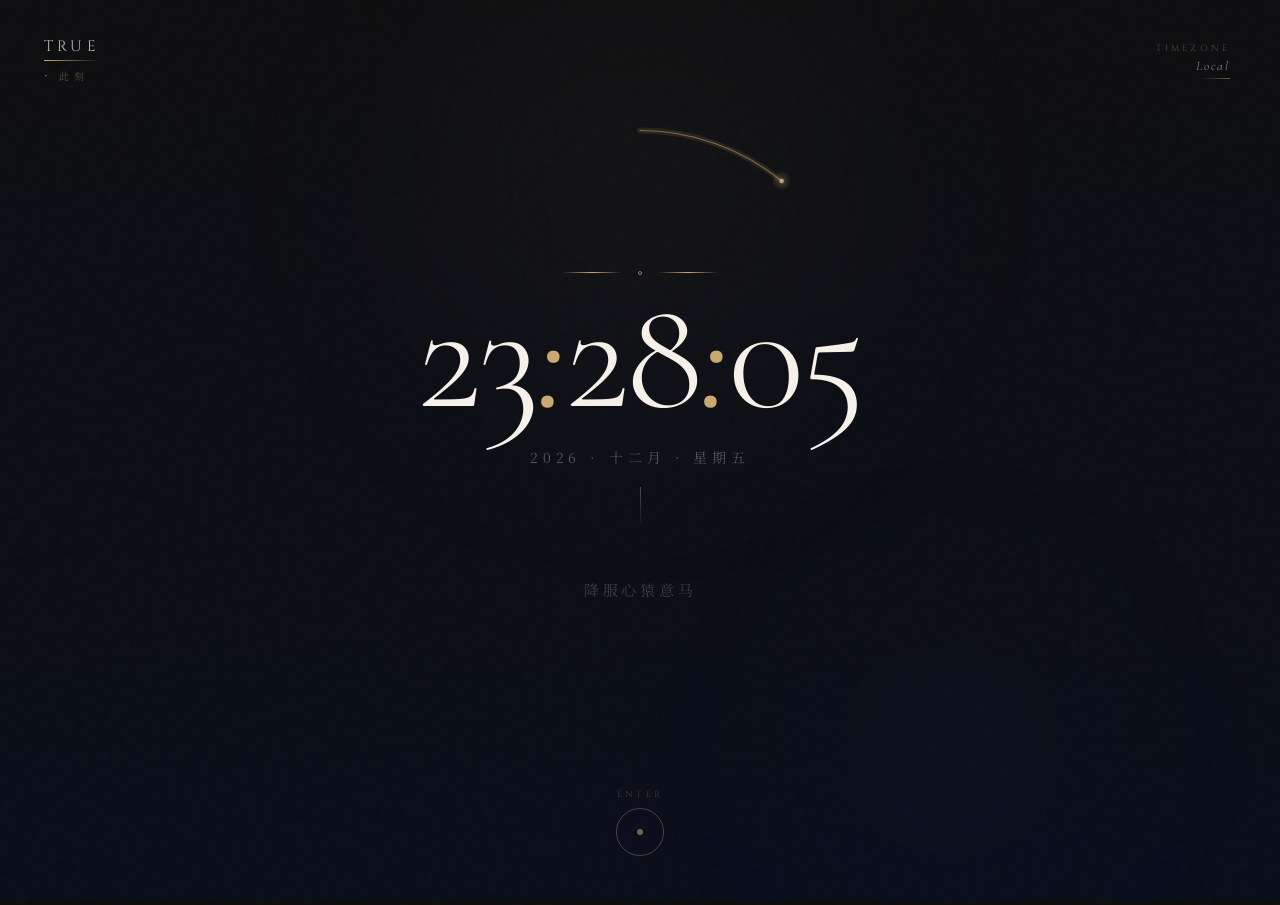
<file: index.html>
<!DOCTYPE html>
<html lang="zh">
<head>
<meta charset="UTF-8">
<meta name="viewport" content="width=device-width, initial-scale=1.0">
<title>True · 此刻</title>
<link rel="preconnect" href="https://fonts.googleapis.com">
<link href="https://fonts.googleapis.com/css2?family=Noto+Serif+SC:wght@300;400&family=Cormorant+Garamond:ital,wght@0,300;0,400;1,300;1,400&family=Cinzel:wght@300;400&display=swap" rel="stylesheet">
<style>
  *, *::before, *::after { box-sizing: border-box; margin: 0; padding: 0; }

  :root {
    --ink: #0d0d0f;
    --paper: #f5f0e8;
    --gold: #c9a96e;
  }

  html, body {
    width: 100%; height: 100%;
    background: var(--ink);
    overflow: hidden;
    font-family: 'Cormorant Garamond', 'Noto Serif SC', serif;
    cursor: none;
  }

  /* ── Sky background layers (crossfade) ── */
  #sky-a, #sky-b {
    position: fixed; inset: 0; z-index: 0;
    transition: opacity 0.8s ease;
  }
  #sky-b { opacity: 0; }

  /* ── Custom cursor ── */
  .cursor {
    position: fixed; width: 6px; height: 6px;
    background: var(--gold); border-radius: 50%;
    pointer-events: none; z-index: 9999;
    transform: translate(-50%, -50%);
    mix-blend-mode: screen;
  }
  .cursor-ring {
    position: fixed; width: 32px; height: 32px;
    border: 1px solid rgba(201,169,110,0.4); border-radius: 50%;
    pointer-events: none; z-index: 9998;
    transform: translate(-50%, -50%);
    transition: width 0.3s ease, height 0.3s ease;
  }

  /* ── Second arc canvas ── */
  #arc {
    position: fixed; inset: 0; z-index: 11;
    pointer-events: none;
    opacity: 0; animation: fadeIn 2s 2s forwards;
  }

  /* ── Grain ── */
  .grain {
    position: fixed; inset: -50%; width: 200%; height: 200%;
    background-image: url("data:image/svg+xml,%3Csvg viewBox='0 0 256 256' xmlns='http://www.w3.org/2000/svg'%3E%3Cfilter id='noise'%3E%3CfeTurbulence type='fractalNoise' baseFrequency='0.9' numOctaves='4' stitchTiles='stitch'/%3E%3C/filter%3E%3Crect width='100%25' height='100%25' filter='url(%23noise)' opacity='0.035'/%3E%3C/svg%3E");
    pointer-events: none; z-index: 2; opacity: 0.6;
    animation: grainShift 0.5s steps(2) infinite;
  }
  @keyframes grainShift {
    0%   { transform: translate(0,0); }
    25%  { transform: translate(-2%,-1%); }
    50%  { transform: translate(1%,2%); }
    75%  { transform: translate(-1%,1%); }
    100% { transform: translate(2%,-2%); }
  }

  /* ── Glows ── */
  .glow { position: fixed; z-index: 2; border-radius: 50%; filter: blur(120px); pointer-events: none; }
  .glow-1 {
    width: 600px; height: 600px;
    background: radial-gradient(circle, rgba(201,169,110,0.06) 0%, transparent 70%);
    top: -100px; left: 50%; transform: translateX(-50%);
    animation: breathe 8s ease-in-out infinite;
  }
  .glow-2 {
    width: 400px; height: 400px;
    background: radial-gradient(circle, rgba(100,120,180,0.05) 0%, transparent 70%);
    bottom: -50px; right: 10%;
    animation: breathe2 11s 2s ease-in-out infinite;
  }
  @keyframes breathe  { 0%,100%{opacity:.5;transform:translateX(-50%) scale(1)} 50%{opacity:1;transform:translateX(-50%) scale(1.1)} }
  @keyframes breathe2 { 0%,100%{opacity:.4} 50%{opacity:.9} }

  /* ── Logo ── */
  .logo {
    position: fixed; top: 36px; left: 44px;
    z-index: 20; opacity: 0;
    animation: riseIn 1.4s 0.6s cubic-bezier(0.16,1,0.3,1) forwards;
    user-select: none;
  }
  .logo-main {
    font-family: 'Cinzel', serif; font-weight: 300; font-size: 15px;
    letter-spacing: 0.28em; color: rgba(245,240,232,0.75);
    line-height: 1; text-transform: uppercase;
    position: relative; display: inline-block;
  }
  .logo-main::after {
    content: ''; display: block; margin-top: 6px; height: 1px;
    background: linear-gradient(90deg, var(--gold), rgba(201,169,110,0.0));
    width: 100%; transform-origin: left;
    animation: expandLine 1.2s 1.2s cubic-bezier(0.16,1,0.3,1) both;
  }
  @keyframes expandLine { from{transform:scaleX(0)} to{transform:scaleX(1)} }
  .logo-sub {
    margin-top: 5px; font-family: 'Noto Serif SC', serif; font-weight: 300;
    font-size: 10px; letter-spacing: 0.5em; color: rgba(201,169,110,0.45); display: block;
  }
  .logo-sub::before { content: '·'; margin-right: 6px; color: var(--gold); font-size: 12px; }

  /* ── TZ Button ── */
  .tz-btn {
    position: fixed; top: 36px; right: 44px; z-index: 20;
    background: none; border: none; cursor: none; opacity: 0;
    animation: riseIn 1.4s 0.8s cubic-bezier(0.16,1,0.3,1) forwards;
    display: flex; flex-direction: column; align-items: flex-end; gap: 4px; padding: 6px;
  }
  .tz-btn-label { font-family: 'Cinzel', serif; font-size: 9px; letter-spacing: 0.35em; color: rgba(201,169,110,0.35); text-transform: uppercase; transition: color 0.3s; }
  .tz-btn-value { font-family: 'Cormorant Garamond', serif; font-style: italic; font-size: 13px; letter-spacing: 0.15em; color: rgba(245,240,232,0.5); transition: color 0.3s; }
  .tz-btn-bar { width: 100%; height: 1px; background: linear-gradient(270deg, rgba(201,169,110,0.5), transparent); transform-origin: right; transform: scaleX(0.4); transition: transform 0.3s; }
  .tz-btn:hover .tz-btn-label { color: rgba(201,169,110,0.7); }
  .tz-btn:hover .tz-btn-value { color: rgba(245,240,232,0.85); }
  .tz-btn:hover .tz-btn-bar   { transform: scaleX(1); }

  /* ── TZ Panel ── */
  .tz-panel {
    position: fixed; top: 90px; right: 44px; z-index: 19; width: 220px;
    background: rgba(13,13,15,0.92); border: 1px solid rgba(201,169,110,0.15);
    backdrop-filter: blur(16px); -webkit-backdrop-filter: blur(16px);
    border-radius: 2px; overflow: hidden; opacity: 0;
    transform: translateY(-8px) scaleY(0.94); transform-origin: top right;
    pointer-events: none;
    transition: opacity 0.3s cubic-bezier(0.16,1,0.3,1), transform 0.3s cubic-bezier(0.16,1,0.3,1);
  }
  .tz-panel.open { opacity: 1; transform: translateY(0) scaleY(1); pointer-events: all; }
  .tz-panel-header { padding: 12px 16px 8px; font-family: 'Cinzel', serif; font-size: 8px; letter-spacing: 0.4em; color: rgba(201,169,110,0.4); text-transform: uppercase; border-bottom: 1px solid rgba(201,169,110,0.08); }
  .tz-list { padding: 6px 0; }
  .tz-item { display: flex; align-items: center; justify-content: space-between; padding: 9px 16px; cursor: none; transition: background 0.2s; position: relative; overflow: hidden; }
  .tz-item::before { content: ''; position: absolute; left: 0; top: 0; bottom: 0; width: 2px; background: var(--gold); transform: scaleY(0); transform-origin: center; transition: transform 0.25s; }
  .tz-item:hover { background: rgba(201,169,110,0.05); }
  .tz-item:hover::before, .tz-item.active::before { transform: scaleY(1); }
  .tz-item.active { background: rgba(201,169,110,0.07); }
  .tz-item-city { font-family: 'Cormorant Garamond', serif; font-size: 13px; letter-spacing: 0.08em; color: rgba(245,240,232,0.65); transition: color 0.2s; }
  .tz-item:hover .tz-item-city, .tz-item.active .tz-item-city { color: rgba(245,240,232,0.9); }
  .tz-item-offset { font-family: 'Cormorant Garamond', serif; font-style: italic; font-size: 11px; letter-spacing: 0.06em; color: rgba(201,169,110,0.35); transition: color 0.2s; }
  .tz-item:hover .tz-item-offset, .tz-item.active .tz-item-offset { color: rgba(201,169,110,0.65); }

  /* ── Scene ── */
  .scene {
    position: fixed; inset: 0; z-index: 10;
    display: flex; flex-direction: column; align-items: center; justify-content: center;
  }
  .ornament { display: flex; align-items: center; gap: 16px; opacity: 0; animation: riseIn 1.2s 1.8s cubic-bezier(0.16,1,0.3,1) forwards; }
  .ornament-line { width: 60px; height: 1px; background: linear-gradient(90deg, transparent, var(--gold), transparent); }
  .ornament-dot  { width: 4px; height: 4px; border: 1px solid var(--gold); border-radius: 50%; opacity: 0.7; }

  .time-display {
    font-family: 'Cormorant Garamond', serif; font-weight: 300;
    font-size: clamp(72px, 14vw, 160px); color: var(--paper);
    letter-spacing: -0.02em; line-height: 1; text-align: center;
    opacity: 0; animation: riseIn 1.4s 0.4s cubic-bezier(0.16,1,0.3,1) forwards;
    user-select: none; transition: opacity 0.4s ease;
  }
  .time-display.switching { opacity: 0.2; }
  .time-display .colon { color: var(--gold); animation: blink 2s step-start infinite; font-style: italic; }
  @keyframes blink { 0%,100%{opacity:1} 50%{opacity:0.2} }

  .date-display {
    font-family: 'Noto Serif SC', serif; font-weight: 300;
    font-size: clamp(11px, 1.4vw, 14px); color: rgba(245,240,232,0.35);
    letter-spacing: 0.35em; text-align: center; margin-top: 12px;
    opacity: 0; animation: riseIn 1.2s 0.9s cubic-bezier(0.16,1,0.3,1) forwards; user-select: none;
  }
  .mid-divider {
    width: 1px; height: 40px;
    background: linear-gradient(180deg, rgba(201,169,110,0.4), transparent);
    margin: 20px auto 0; opacity: 0; animation: fadeIn 1.5s 1.5s forwards;
  }

  /* ── Poem ── */
  .poem { margin-top: 52px; text-align: center; display: flex; flex-direction: column; gap: 10px; }
  .poem-line {
    font-family: 'Noto Serif SC', serif; font-weight: 300;
    font-size: clamp(13px, 1.6vw, 15px); color: rgba(245,240,232,0.22);
    letter-spacing: 0.25em; opacity: 0; transform: translateY(10px);
    transition: color 0.6s ease, opacity 0.8s ease, transform 0.8s ease;
  }
  .poem-line:nth-child(1) { animation: riseIn 1s 2.2s cubic-bezier(0.16,1,0.3,1) forwards; }
  .poem-line:nth-child(2) { animation: riseIn 1s 2.6s cubic-bezier(0.16,1,0.3,1) forwards; }
  .poem-line:nth-child(3) { animation: riseIn 1s 3.0s cubic-bezier(0.16,1,0.3,1) forwards; }
  .poem-line:nth-child(4) { animation: riseIn 1s 3.4s cubic-bezier(0.16,1,0.3,1) forwards; }
  .poem:hover .poem-line { color: rgba(245,240,232,0.55); }
  .poem-line:hover { color: var(--gold) !important; }
  /* Poem fade transition */
  .poem.fading .poem-line { opacity: 0 !important; transform: translateY(-6px) !important; }
  .poem.entering .poem-line { opacity: 0; transform: translateY(10px); }

  /* ── Bottom ornament ── */
  .bottom-ornament {
    position: fixed; bottom: 40px; left: 50%; transform: translateX(-50%);
    display: flex; align-items: center; gap: 12px;
    opacity: 0; animation: fadeIn 2s 4s forwards; z-index: 10;
  }
  .bottom-ornament span { font-family: 'Cormorant Garamond', serif; font-style: italic; font-size: 11px; letter-spacing: 0.3em; color: rgba(201,169,110,0.3); }
  .bottom-ornament-line { width: 30px; height: 1px; background: rgba(201,169,110,0.2); }

  /* ── Particles ── */
  .particle { position: fixed; border-radius: 50%; pointer-events: none; z-index: 5; opacity: 0; background: var(--gold); }
  @keyframes floatUp {
    0%   { opacity:0; transform:translateY(0) translateX(0); }
    10%  { opacity:0.6; }
    90%  { opacity:0.2; }
    100% { opacity:0; transform:translateY(-80vh) translateX(var(--dx)); }
  }

  /* ── Ripple ── */
  .ripple {
    position: fixed; border-radius: 50%; pointer-events: none; z-index: 3;
    border: 1px solid rgba(201,169,110,0.25);
    transform: translate(-50%,-50%) scale(0);
    animation: rippleOut 1.6s cubic-bezier(0.2,0.8,0.4,1) forwards;
  }
  @keyframes rippleOut {
    0%   { transform: translate(-50%,-50%) scale(0); opacity:0.7; }
    100% { transform: translate(-50%,-50%) scale(1); opacity:0; }
  }

  /* ── Center ripple button ── */
  .ripple-btn {
    position: fixed; bottom: 44px; left: 50%; transform: translateX(-50%);
    z-index: 20;
    width: 48px; height: 48px; border-radius: 50%;
    background: transparent;
    border: 1px solid rgba(201,169,110,0.35);
    cursor: none;
    opacity: 0; animation: fadeIn 2s 4s forwards;
    display: flex; flex-direction: column; align-items: center; justify-content: center; gap: 0;
    transition: border-color 0.3s ease, box-shadow 0.3s ease;
  }
  .ripple-btn::before {
    content: '';
    width: 6px; height: 6px; border-radius: 50%;
    background: rgba(201,169,110,0.55);
    transition: transform 0.3s ease, background 0.3s ease;
  }
  .ripple-btn:hover {
    border-color: rgba(201,169,110,0.7);
    box-shadow: 0 0 18px rgba(201,169,110,0.12);
  }
  .ripple-btn:hover::before { transform: scale(1.6); background: rgba(201,169,110,0.9); }
  .enter-hint {
    position: fixed; bottom: 100px; left: 50%; transform: translateX(-50%);
    font-family: 'Cinzel', serif; font-size: 9px; letter-spacing: 0.35em;
    color: rgba(201,169,110,0.3); text-transform: uppercase;
    opacity: 0; animation: fadeIn 2s 5s forwards; z-index: 20;
    pointer-events: none;
  }
  /* Exit transition */
  .page-exit {
    animation: pageExit 0.8s cubic-bezier(0.4,0,0.2,1) forwards;
  }
  @keyframes pageExit {
    0% { opacity: 1; transform: scale(1); }
    100% { opacity: 0; transform: scale(1.02); }
  }



  /* ── Mobile ── */
  @media (max-width: 768px) {
    html, body { cursor: auto; }
    .cursor, .cursor-ring { display: none !important; }
    .ripple-btn { cursor: pointer; }
    .tz-btn { cursor: pointer; }
    .tz-item { cursor: pointer; }
    .logo { top: 24px; left: 24px; }
    .logo-main { font-size: 13px; }
    .tz-btn { top: 24px; right: 24px; }
    .tz-panel { top: 72px; right: 24px; width: 200px; }
    .time-display { font-size: clamp(56px, 16vw, 100px); }
    .poem-line { font-size: 13px; letter-spacing: 0.15em; }
    .ripple-btn { bottom: 36px; }
    .enter-hint { bottom: 88px; }
    .bottom-ornament { bottom: 30px; }
  }

  @media (hover: none) {
    html, body { cursor: auto; }
    .cursor, .cursor-ring { display: none !important; }
    .ripple-btn { cursor: pointer; }
    .tz-btn { cursor: pointer; }
    .tz-item { cursor: pointer; }
  }

  @keyframes fadeIn { to { opacity: 1; } }
  @keyframes riseIn { to { opacity: 1; transform: translateY(0); } }
</style>
</head>
<body>

<div id="sky-a"></div>
<div id="sky-b"></div>
<div class="cursor" id="cursor"></div>
<div class="cursor-ring" id="cursorRing"></div>
<canvas id="arc"></canvas>
<canvas id="stars"></canvas>
<div class="grain"></div>
<div class="glow glow-1"></div>
<div class="glow glow-2"></div>

<div class="logo">
  <span class="logo-main">True</span>
  <span class="logo-sub">此刻</span>
</div>

<button class="tz-btn" id="tzBtn" onclick="togglePanel()">
  <span class="tz-btn-label">Timezone</span>
  <span class="tz-btn-value" id="tzBtnValue">Local</span>
  <span class="tz-btn-bar"></span>
</button>

<div class="tz-panel" id="tzPanel">
  <div class="tz-panel-header">Select Region</div>
  <div class="tz-list" id="tzList"></div>
</div>

<div class="scene">
  <div class="ornament">
    <div class="ornament-line"></div>
    <div class="ornament-dot"></div>
    <div class="ornament-line"></div>
  </div>
  <div class="time-display" id="clockDisplay">
    <span id="hh">00</span><span class="colon">:</span><span id="mm">00</span><span class="colon">:</span><span id="ss">00</span>
  </div>
  <div class="date-display" id="dateDisplay">——</div>
  <div class="mid-divider"></div>
  <div class="poem" id="poem">
    <div class="poem-line" id="pl0"></div>
    <div class="poem-line" id="pl1"></div>
    <div class="poem-line" id="pl2"></div>
    <div class="poem-line" id="pl3"></div>
  </div>
</div>



<span class="enter-hint">Enter</span>
<button class="ripple-btn" id="rippleBtn"></button>

<script>
// ══════════════════════════════════════
// 1. POEMS — rotate every 18s
// ══════════════════════════════════════
const POEMS = [
  ['降服心猿意马', '', '', ''],
];
let poemIdx = 0;

function setPoem(lines, animate) {
  const poem = document.getElementById('poem');
  if (animate) {
    poem.classList.add('fading');
    setTimeout(() => {
      lines.forEach((l,i) => { document.getElementById('pl'+i).textContent = l; });
      poem.classList.remove('fading');
      poem.classList.add('entering');
      // stagger in
      lines.forEach((_,i) => {
        const el = document.getElementById('pl'+i);
        el.style.transition = 'none';
        el.style.opacity = '0';
        el.style.transform = 'translateY(10px)';
        setTimeout(() => {
          el.style.transition = 'opacity 0.9s ease, transform 0.9s ease, color 0.6s ease';
          el.style.opacity = '1';
          el.style.transform = 'translateY(0)';
        }, 80 + i * 140);
      });
      setTimeout(() => poem.classList.remove('entering'), 1500);
    }, 700);
  } else {
    lines.forEach((l,i) => { document.getElementById('pl'+i).textContent = l; });
  }
}

// Initial load (no animation — CSS handles it)
setPoem(POEMS[0], false);
// Override initial CSS animations so JS can control
setTimeout(() => {
  document.querySelectorAll('.poem-line').forEach(el => {
    el.style.opacity = '1';
    el.style.transform = 'translateY(0)';
  });
}, 4000);

setInterval(() => {
  if (POEMS.length <= 1) return;
  poemIdx = (poemIdx + 1) % POEMS.length;
  setPoem(POEMS[poemIdx], true);
}, 18000);

// ══════════════════════════════════════
// 2. SKY — color by hour
// ══════════════════════════════════════
// Each entry: [hour, gradientCSS]
const SKY_PALETTE = [
  [0,  'linear-gradient(180deg, #0d0d0f 0%, #080d1a 100%)'],           // midnight — pure dark
  [3,  'linear-gradient(180deg, #060810 0%, #0a0d20 100%)'],           // deep night — cold indigo
  [5,  'linear-gradient(180deg, #0a0d1f 0%, #1a1030 50%, #2a1020 100%)'], // pre-dawn — deep indigo-purple
  [6,  'linear-gradient(180deg, #0d0f20 0%, #1e1535 40%, #3d1c18 100%)'], // dawn — purple fading to ember
  [7,  'linear-gradient(180deg, #141830 0%, #2e2040 40%, #8b3a20 80%, #c86020 100%)'], // sunrise — orange bleeds up
  [8,  'linear-gradient(180deg, #1a1a2e 0%, #16213e 40%, #c47a3a 100%)'], // morning
  [10, 'linear-gradient(180deg, #1a2030 0%, #1e3050 60%, #8ab0c8 100%)'], // mid morning — steel blue
  [12, 'linear-gradient(180deg, #121820 0%, #1c2c40 60%, #5888a8 100%)'], // noon
  [15, 'linear-gradient(180deg, #111620 0%, #1a2838 60%, #4878a0 100%)'], // afternoon
  [17, 'linear-gradient(180deg, #141020 0%, #241830 50%, #9a4a28 100%)'], // late afternoon
  [18, 'linear-gradient(180deg, #100d18 0%, #2a1a28 40%, #c05030 80%, #e07840 100%)'], // sunset
  [19, 'linear-gradient(180deg, #0d0d18 0%, #1a1030 50%, #6a2818 100%)'], // dusk
  [20, 'linear-gradient(180deg, #0d0d14 0%, #10101e 60%, #2a1520 100%)'], // evening
  [22, 'linear-gradient(180deg, #0d0d0f 0%, #0a0c16 100%)'],           // night
  [24, 'linear-gradient(180deg, #0d0d0f 0%, #080d1a 100%)'],
];

function getSkyGradient(hour, minute) {
  const t = hour + minute / 60;
  let a = SKY_PALETTE[0], b = SKY_PALETTE[SKY_PALETTE.length - 1];
  for (let i = 0; i < SKY_PALETTE.length - 1; i++) {
    if (t >= SKY_PALETTE[i][0] && t < SKY_PALETTE[i+1][0]) {
      a = SKY_PALETTE[i]; b = SKY_PALETTE[i+1]; break;
    }
  }
  // We can't truly interpolate CSS gradient strings, so just snap to nearest
  const frac = (t - a[0]) / (b[0] - a[0]);
  return frac < 0.5 ? a[1] : b[1];
}

let lastSkyGradient = null, skyActive = 'a';
function updateSky(h, m) {
  const gradient = getSkyGradient(h, m);
  if (gradient === lastSkyGradient) return;
  lastSkyGradient = gradient;
  if (skyActive === 'a') {
    const b = document.getElementById('sky-b');
    b.style.background = gradient;
    b.style.opacity = '1';
    document.getElementById('sky-a').style.opacity = '0';
    skyActive = 'b';
  } else {
    const a = document.getElementById('sky-a');
    a.style.background = gradient;
    a.style.opacity = '1';
    document.getElementById('sky-b').style.opacity = '0';
    skyActive = 'a';
  }
}

// ══════════════════════════════════════
// 3. TIMEZONE
// ══════════════════════════════════════
const ZONES = [
  { city: 'Local',       tz: null,                    label: 'Local'  },
  { city: 'Beijing',     tz: 'Asia/Shanghai',          label: 'UTC+8'  },
  { city: 'Tokyo',       tz: 'Asia/Tokyo',             label: 'UTC+9'  },
  { city: 'Singapore',   tz: 'Asia/Singapore',         label: 'UTC+8'  },
  { city: 'Dubai',       tz: 'Asia/Dubai',             label: 'UTC+4'  },
  { city: 'London',      tz: 'Europe/London',          label: 'UTC±0'  },
  { city: 'Paris',       tz: 'Europe/Paris',           label: 'UTC+1'  },
  { city: 'New York',    tz: 'America/New_York',       label: 'UTC-5'  },
  { city: 'Los Angeles', tz: 'America/Los_Angeles',    label: 'UTC-8'  },
  { city: 'São Paulo',   tz: 'America/Sao_Paulo',      label: 'UTC-3'  },
  { city: 'Sydney',      tz: 'Australia/Sydney',       label: 'UTC+10' },
];
let currentZone = ZONES[0], panelOpen = false;

const list = document.getElementById('tzList');
ZONES.forEach((z, i) => {
  const el = document.createElement('div');
  el.className = 'tz-item' + (i===0?' active':'');
  el.dataset.index = i;
  el.innerHTML = `<span class="tz-item-city">${z.city}</span><span class="tz-item-offset">${z.label}</span>`;
  el.addEventListener('click', () => selectZone(i));
  list.appendChild(el);
});

function selectZone(i) {
  currentZone = ZONES[i];
  document.getElementById('tzBtnValue').textContent = currentZone.city;
  document.querySelectorAll('.tz-item').forEach((el,j) => el.classList.toggle('active', j===i));
  const clk = document.getElementById('clockDisplay');
  clk.classList.add('switching');
  setTimeout(() => clk.classList.remove('switching'), 350);
  closePanel();
}
function togglePanel() { panelOpen ? closePanel() : openPanel(); }
function openPanel()  { panelOpen=true;  document.getElementById('tzPanel').classList.add('open'); }
function closePanel() { panelOpen=false; document.getElementById('tzPanel').classList.remove('open'); }
document.addEventListener('click', e => {
  if (panelOpen && !e.target.closest('#tzPanel') && !e.target.closest('#tzBtn')) closePanel();
});

// ══════════════════════════════════════
// 4. CLOCK
// ══════════════════════════════════════
function pad(n) { return String(n).padStart(2,'0'); }
const WEEKDAYS_ZH = ['星期日','星期一','星期二','星期三','星期四','星期五','星期六'];
const MONTHS_ZH   = ['一月','二月','三月','四月','五月','六月','七月','八月','九月','十月','十一月','十二月'];

function getZonedDate() {
  if (!currentZone.tz) {
    const n = new Date();
    return { h:n.getHours(), m:n.getMinutes(), s:n.getSeconds(), y:n.getFullYear(), mo:n.getMonth(), wd:n.getDay() };
  }
  const now = new Date();
  const fmt = new Intl.DateTimeFormat('en-US', {
    timeZone: currentZone.tz,
    hour:'numeric', minute:'numeric', second:'numeric',
    year:'numeric', month:'numeric', weekday:'short', hour12:false
  });
  const parts = Object.fromEntries(fmt.formatToParts(now).map(p=>[p.type,p.value]));
  return {
    h: parseInt(parts.hour) % 24, m: parseInt(parts.minute), s: parseInt(parts.second),
    y: parseInt(parts.year), mo: parseInt(parts.month)-1,
    wd: ['Sun','Mon','Tue','Wed','Thu','Fri','Sat'].indexOf(parts.weekday),
  };
}

function tick() {
  const t = getZonedDate();
  document.getElementById('hh').textContent = pad(t.h);
  document.getElementById('mm').textContent = pad(t.m);
  document.getElementById('ss').textContent = pad(t.s);
  const city = currentZone.city==='Local' ? '' : ` · ${currentZone.city}`;
  document.getElementById('dateDisplay').textContent =
    `${t.y} · ${MONTHS_ZH[t.mo]} · ${WEEKDAYS_ZH[t.wd>=0?t.wd:0]}${city}`;
  updateSky(t.h, t.m);
}
tick();
setInterval(tick, 1000);

// ══════════════════════════════════════
// ARC — second progress ring around clock
// ══════════════════════════════════════
const arcCanvas = document.getElementById('arc');
const arcCtx = arcCanvas.getContext('2d');

function resizeArc() {
  arcCanvas.width  = window.innerWidth;
  arcCanvas.height = window.innerHeight;
}
resizeArc();
window.addEventListener('resize', resizeArc);

function drawArc() {
  const t = getZonedDate();
  const seconds = t.s + (Date.now() % 1000) / 1000; // smooth sub-second
  const progress = seconds / 60;

  const W = arcCanvas.width, H = arcCanvas.height;
  arcCtx.clearRect(0, 0, W, H);

  const clockEl = document.getElementById('clockDisplay');
  const clockRect = clockEl.getBoundingClientRect();
  const cx = clockRect.left + clockRect.width / 2;
  const cy = clockRect.top + clockRect.height / 2;

  // Radius: clear outside the clock text
  const fontSize = Math.min(160, Math.max(72, W * 0.14));
  const radius = fontSize * 1.05 + 56;

  const startAngle = -Math.PI / 2; // 12 o'clock
  const endAngle   = startAngle + progress * Math.PI * 2;

  // Trailing glow (wider, dimmer)
  arcCtx.beginPath();
  arcCtx.arc(cx, cy, radius, startAngle, endAngle);
  arcCtx.strokeStyle = 'rgba(201,169,110,0.12)';
  arcCtx.lineWidth = 6;
  arcCtx.lineCap = 'round';
  arcCtx.stroke();

  // Main arc
  arcCtx.beginPath();
  arcCtx.arc(cx, cy, radius, startAngle, endAngle);
  arcCtx.strokeStyle = 'rgba(201,169,110,0.55)';
  arcCtx.lineWidth = 1.2;
  arcCtx.lineCap = 'round';
  arcCtx.stroke();

  // Bright tip dot
  if (progress > 0.005) {
    const tipX = cx + Math.cos(endAngle) * radius;
    const tipY = cy + Math.sin(endAngle) * radius;
    arcCtx.beginPath();
    arcCtx.arc(tipX, tipY, 2.2, 0, Math.PI * 2);
    arcCtx.fillStyle = 'rgba(201,169,110,0.95)';
    arcCtx.fill();

    // Tip glow
    const grad = arcCtx.createRadialGradient(tipX, tipY, 0, tipX, tipY, 10);
    grad.addColorStop(0, 'rgba(201,169,110,0.3)');
    grad.addColorStop(1, 'rgba(201,169,110,0)');
    arcCtx.beginPath();
    arcCtx.arc(tipX, tipY, 10, 0, Math.PI * 2);
    arcCtx.fillStyle = grad;
    arcCtx.fill();
  }

  requestAnimationFrame(drawArc);
}
drawArc();



// ══════════════════════════════════════
// 5. STARS — with cursor ripple attract
// ══════════════════════════════════════
const canvas = document.getElementById('stars');
const ctx = canvas.getContext('2d');
let stars = [], mouseX = -9999, mouseY = -9999, starRipple = null;

function resize() {
  canvas.width = window.innerWidth;
  canvas.height = window.innerHeight;
  initStars();
}
function initStars() {
  stars = [];
  const count = Math.floor(canvas.width * canvas.height / 5500);
  for (let i = 0; i < count; i++) {
    stars.push({
      x: Math.random() * canvas.width,
      y: Math.random() * canvas.height,
      ox: 0, oy: 0,   // offset from base
      bx: Math.random() * canvas.width,
      by: Math.random() * canvas.height,
      r: Math.random() * 0.9 + 0.1,
      speed: Math.random() * 0.004 + 0.001,
      phase: Math.random() * Math.PI * 2,
    });
    stars[stars.length-1].bx = stars[stars.length-1].x;
    stars[stars.length-1].by = stars[stars.length-1].y;
  }
}

const ATTRACT_RADIUS = 160;
const ATTRACT_STRENGTH = 18;
const RETURN_SPEED = 0.06;

function drawStars(t) {
  ctx.clearRect(0, 0, canvas.width, canvas.height);

  // Compute ripple wave front
  let rippleWave = null;
  if (starRipple) {
    const elapsed = performance.now() - starRipple.startTime;
    const progress = elapsed / starRipple.duration;
    if (progress >= 1) {
      starRipple = null;
    } else {
      const maxDist = Math.sqrt(canvas.width * canvas.width + canvas.height * canvas.height);
      const waveFront = progress * maxDist * 1.1;
      const waveWidth = maxDist * 0.18;
      const strength  = 38 * Math.sin(progress * Math.PI); // peaks mid-way
      rippleWave = { cx: starRipple.cx, cy: starRipple.cy, waveFront, waveWidth, strength };
    }
  }

  for (const s of stars) {
    // Attraction toward cursor
    const dx = mouseX - s.bx, dy = mouseY - s.by;
    const dist = Math.sqrt(dx*dx + dy*dy);
    let tx = 0, ty = 0;
    if (dist < ATTRACT_RADIUS && dist > 0) {
      const force = (1 - dist / ATTRACT_RADIUS);
      tx = (dx / dist) * force * ATTRACT_STRENGTH;
      ty = (dy / dist) * force * ATTRACT_STRENGTH;
    }

    // Ripple wave push
    if (rippleWave) {
      const rdx = s.bx - rippleWave.cx, rdy = s.by - rippleWave.cy;
      const rdist = Math.sqrt(rdx*rdx + rdy*rdy) || 1;
      const distFromWave = Math.abs(rdist - rippleWave.waveFront);
      if (distFromWave < rippleWave.waveWidth) {
        const waveFactor = Math.cos((distFromWave / rippleWave.waveWidth) * Math.PI * 0.5);
        const push = rippleWave.strength * waveFactor;
        tx += (rdx / rdist) * push;
        ty += (rdy / rdist) * push;
      }
    }

    s.ox += (tx - s.ox) * RETURN_SPEED;
    s.oy += (ty - s.oy) * RETURN_SPEED;
    s.x = s.bx + s.ox;
    s.y = s.by + s.oy;

    const alpha = 0.12 + 0.55 * (0.5 + 0.5 * Math.sin(t * s.speed + s.phase));
    // Stars near cursor get brighter
    const boost = dist < ATTRACT_RADIUS ? (1 - dist/ATTRACT_RADIUS) * 0.5 : 0;
    ctx.beginPath();
    ctx.arc(s.x, s.y, s.r + boost * 0.8, 0, Math.PI*2);
    ctx.fillStyle = `rgba(245,240,232,${Math.min(1, alpha + boost)})`;
    ctx.fill();
  }
}
function loop(t) { drawStars(t * 0.001); requestAnimationFrame(loop); }
resize();
window.addEventListener('resize', resize);
requestAnimationFrame(loop);

// ══════════════════════════════════════
// 6. CURSOR + RIPPLE
// ══════════════════════════════════════
const cur  = document.getElementById('cursor');
const ring = document.getElementById('cursorRing');
let mx=-100, my=-100, rx=-100, ry=-100;

window.addEventListener('mousemove', e => {
  mx = e.clientX; my = e.clientY;
  mouseX = mx; mouseY = my;
});

// Ripple on click
window.addEventListener('click', e => {
  const size = 80 + Math.random() * 60;
  const r = document.createElement('div');
  r.className = 'ripple';
  r.style.cssText = `left:${e.clientX}px;top:${e.clientY}px;width:${size}px;height:${size}px;`;
  document.body.appendChild(r);
  setTimeout(() => r.remove(), 1700);
});

(function animCursor() {
  cur.style.left=mx+'px'; cur.style.top=my+'px';
  rx+=(mx-rx)*0.12; ry+=(my-ry)*0.12;
  ring.style.left=rx+'px'; ring.style.top=ry+'px';
  requestAnimationFrame(animCursor);
})();

// ══════════════════════════════════════
// 8. STAR RIPPLE BUTTON
// ══════════════════════════════════════
let soundIdx = 0;
const SOUNDS = [
  // 0 — 铜钵 singing bowl
  (ac) => {
    const now = ac.currentTime;
    [[432, 0.18, 3.2], [864, 0.06, 2.5], [1296, 0.025, 1.8]].forEach(([freq, vol, dur]) => {
      const o = ac.createOscillator(), g = ac.createGain();
      o.type = 'sine'; o.frequency.setValueAtTime(freq, now);
      o.frequency.exponentialRampToValueAtTime(freq * 0.995, now + dur);
      g.gain.setValueAtTime(0, now);
      g.gain.linearRampToValueAtTime(vol, now + 0.012);
      g.gain.exponentialRampToValueAtTime(0.001, now + dur);
      o.connect(g); g.connect(ac.destination);
      o.start(now); o.stop(now + dur + 0.1);
    });
  },
  // 1 — 水滴 water drop
  (ac) => {
    const now = ac.currentTime;
    const o = ac.createOscillator(), g = ac.createGain();
    o.type = 'sine';
    o.frequency.setValueAtTime(1200, now);
    o.frequency.exponentialRampToValueAtTime(400, now + 0.12);
    g.gain.setValueAtTime(0.3, now);
    g.gain.exponentialRampToValueAtTime(0.001, now + 0.5);
    o.connect(g); g.connect(ac.destination);
    o.start(now); o.stop(now + 0.55);
    // tiny echo
    setTimeout(() => {
      const now2 = ac.currentTime;
      const o2 = ac.createOscillator(), g2 = ac.createGain();
      o2.type = 'sine';
      o2.frequency.setValueAtTime(900, now2);
      o2.frequency.exponentialRampToValueAtTime(320, now2 + 0.09);
      g2.gain.setValueAtTime(0.12, now2);
      g2.gain.exponentialRampToValueAtTime(0.001, now2 + 0.35);
      o2.connect(g2); g2.connect(ac.destination);
      o2.start(now2); o2.stop(now2 + 0.4);
    }, 180);
  },
  // 2 — 木鱼 wood block
  (ac) => {
    const now = ac.currentTime;
    const buf = ac.createBuffer(1, ac.sampleRate * 0.15, ac.sampleRate);
    const data = buf.getChannelData(0);
    for (let i = 0; i < data.length; i++) data[i] = (Math.random() * 2 - 1) * Math.exp(-i / (ac.sampleRate * 0.018));
    const src = ac.createBufferSource();
    const bpf = ac.createBiquadFilter();
    bpf.type = 'bandpass'; bpf.frequency.value = 800; bpf.Q.value = 8;
    const g = ac.createGain(); g.gain.setValueAtTime(0.9, now); g.gain.exponentialRampToValueAtTime(0.001, now + 0.15);
    src.buffer = buf; src.connect(bpf); bpf.connect(g); g.connect(ac.destination);
    src.start(now);
  },
  // 3 — 风铃 wind chime
  (ac) => {
    const now = ac.currentTime;
    [[1568, 0, 0.08], [2093, 0.06, 0.07], [1760, 0.13, 0.09], [2349, 0.22, 0.06]].forEach(([freq, delay, att]) => {
      const o = ac.createOscillator(), g = ac.createGain();
      o.type = 'triangle'; o.frequency.value = freq;
      g.gain.setValueAtTime(0, now + delay);
      g.gain.linearRampToValueAtTime(0.12, now + delay + att);
      g.gain.exponentialRampToValueAtTime(0.001, now + delay + 1.8);
      o.connect(g); g.connect(ac.destination);
      o.start(now + delay); o.stop(now + delay + 1.9);
    });
  },
  // 4 — 低沉弦鸣 cello-ish drone
  (ac) => {
    const now = ac.currentTime;
    const o = ac.createOscillator(), g = ac.createGain();
    const wave = ac.createPeriodicWave(
      new Float32Array([0, 1, 0.5, 0.25, 0.1, 0.05]),
      new Float32Array([0, 0, 0,   0,    0,   0])
    );
    o.setPeriodicWave(wave); o.frequency.value = 110;
    g.gain.setValueAtTime(0, now);
    g.gain.linearRampToValueAtTime(0.2, now + 0.3);
    g.gain.setValueAtTime(0.2, now + 1.2);
    g.gain.exponentialRampToValueAtTime(0.001, now + 2.8);
    o.connect(g); g.connect(ac.destination);
    o.start(now); o.stop(now + 2.9);
  },
  // 5 — 玻璃杯 glass rim
  (ac) => {
    const now = ac.currentTime;
    [[523, 0.14], [1047, 0.055], [1568, 0.022]].forEach(([freq, vol]) => {
      const o = ac.createOscillator(), g = ac.createGain();
      o.type = 'sine'; o.frequency.setValueAtTime(freq, now);
      o.frequency.linearRampToValueAtTime(freq + 2, now + 2.5);
      g.gain.setValueAtTime(0, now);
      g.gain.linearRampToValueAtTime(vol, now + 0.04);
      g.gain.setValueAtTime(vol, now + 0.3);
      g.gain.exponentialRampToValueAtTime(0.001, now + 2.5);
      o.connect(g); g.connect(ac.destination);
      o.start(now); o.stop(now + 2.6);
    });
  },
  // 6 — 空旷钟声 distant bell
  (ac) => {
    const now = ac.currentTime;
    [[220, 0.22, 4.0], [440, 0.1, 3.2], [880, 0.05, 2.2], [1320, 0.025, 1.4]].forEach(([freq, vol, dur]) => {
      const o = ac.createOscillator(), g = ac.createGain();
      o.type = 'sine'; o.frequency.value = freq;
      g.gain.setValueAtTime(0, now);
      g.gain.linearRampToValueAtTime(vol, now + 0.008);
      g.gain.exponentialRampToValueAtTime(0.001, now + dur);
      o.connect(g); g.connect(ac.destination);
      o.start(now); o.stop(now + dur + 0.1);
    });
  },
];

document.getElementById('rippleBtn').addEventListener('click', e => {
  e.stopPropagation();
  const btn = document.getElementById('rippleBtn');
  const rect = btn.getBoundingClientRect();
  const cx = rect.left + rect.width / 2;
  const cy = rect.top + rect.height / 2;
  starRipple = { cx, cy, startTime: performance.now(), duration: 2500 };

  try {
    const ac = new (window.AudioContext || window.webkitAudioContext)();
    SOUNDS[soundIdx % SOUNDS.length](ac);
    soundIdx++;
  } catch(e) {}

  // 进入 True 主应用
  setTimeout(() => {
    document.body.classList.add('page-exit');
    setTimeout(() => {
      window.location.href = './app.html';
    }, 700);
  }, 600);
});


// ══════════════════════════════════════
function spawnParticle() {
  const p = document.createElement('div');
  p.className = 'particle';
  const x = Math.random() * window.innerWidth;
  const dx = (Math.random()-0.5)*60;
  const dur = 8 + Math.random()*10;
  const delay = Math.random()*2;
  const size = Math.random() > 0.7 ? 2 : 1;
  p.style.cssText = `left:${x}px;bottom:0;width:${size}px;height:${size}px;--dx:${dx}px;animation:floatUp ${dur}s ${delay}s linear forwards;`;
  document.body.appendChild(p);
  setTimeout(() => p.remove(), (dur+delay+0.5)*1000);
}
setInterval(spawnParticle, 1200);
</script>
</body>
</html>
</file>
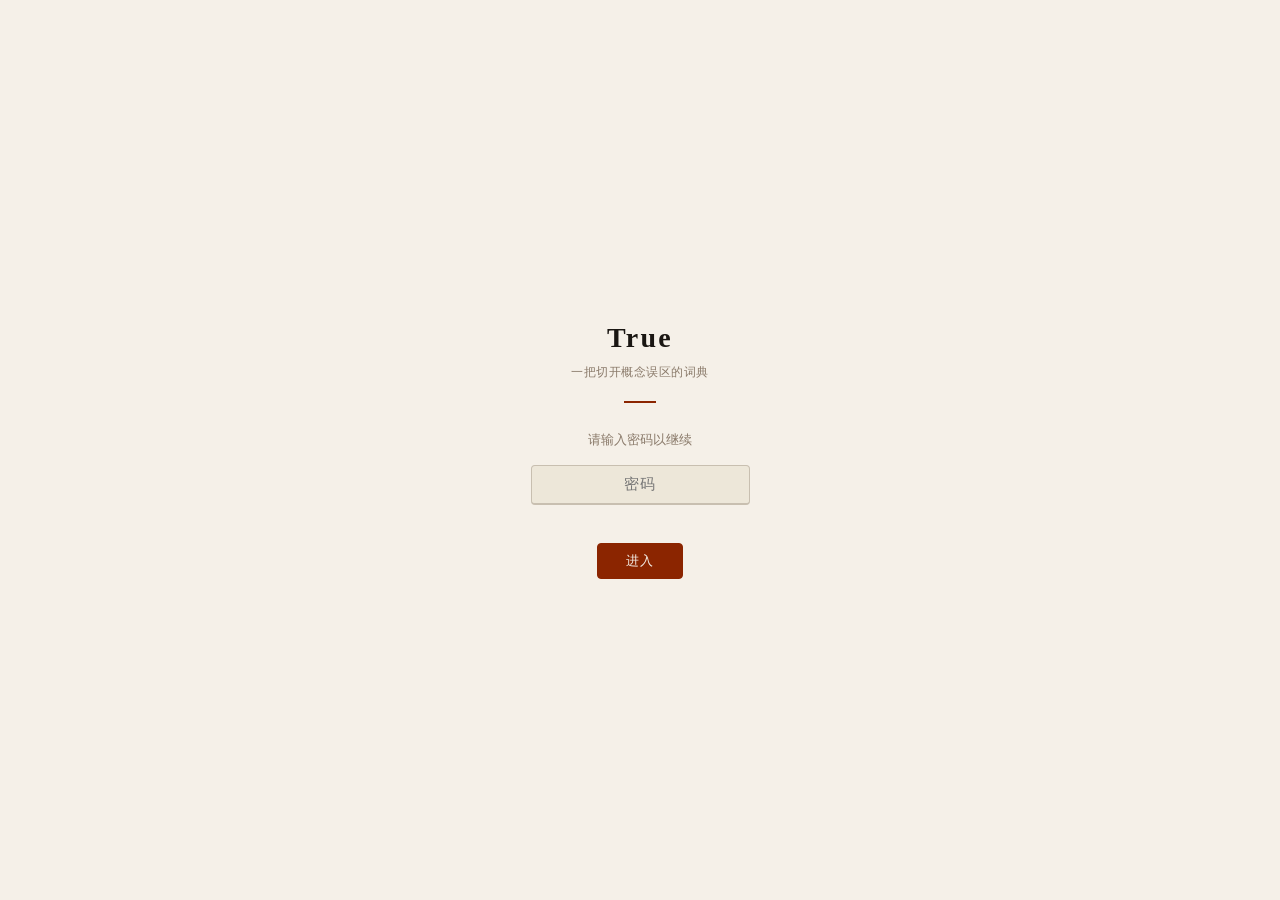
<file: app.html>
<!DOCTYPE html>
<html lang="zh-CN">
<head>
  <meta charset="UTF-8">
  <meta name="viewport" content="width=device-width, initial-scale=1, viewport-fit=cover">
  <meta name="theme-color" content="#8b2500">
  <meta name="description" content="True（原词刀）— 一把切开概念误区的词典。3000个词条，四个维度切开每个概念。">
  <title>True（原词刀）</title>
  <link rel="stylesheet" href="css/main.css">
  <link rel="manifest" href="manifest.json">
</head>
<body data-t="light">

<!-- 密码锁 -->
<div class="lock-screen" id="lockScreen">
  <div class="lock-box">
    <h1>True</h1>
    <div class="slogan">一把切开概念误区的词典</div>
    <div class="divider"></div>
    <div style="font-size:13px;color:var(--ink-f);margin-bottom:16px;">请输入密码以继续</div>
    <input type="password" id="lockPwd" placeholder="密码" onkeydown="if(event.key==='Enter')document.getElementById('lockBtn').click()">
    <div class="err" id="lockErr"></div>
    <button id="lockBtn">进入</button>
  </div>
</div>

<!-- 主应用 -->
<div class="app" id="app" style="display:none;">
  <div class="hd">
    <a class="hd-title" href="./index.html" title="返回此刻">True</a>
    <div class="hd-acts">
      <button class="bn" id="themeBtn" title="切换主题">🌙</button>
    </div>
  </div>
  <div class="app-body">
    <div id="mainView" class="content-area"></div>
  </div>

  <!-- 底部 Tab 导航 -->
  <nav class="tab-bar" id="tabBar">
    <button class="tab-item active" data-tab="dict" type="button">
      <span class="tab-icon">📖</span>
      <span class="tab-label">词典</span>
    </button>
    <button class="tab-item" data-tab="diary" type="button">
      <span class="tab-icon">📝</span>
      <span class="tab-label">日记</span>
    </button>
    <button class="tab-item" data-tab="draft" type="button">
      <span class="tab-icon">✏️</span>
      <span class="tab-label">草稿</span>
    </button>
  </nav>
</div>

<!-- 模态框 -->
<div class="modal-overlay" id="modal">
  <div class="modal" id="modalContent"></div>
</div>

<!-- Toast -->
<div class="toast" id="toast"></div>

<script src="js/storage.js"></script>
<script src="js/search.js"></script>
<script src="js/true-image-exporter.js"></script>
<script src="js/app.js"></script>
</body>
</html>
</file>
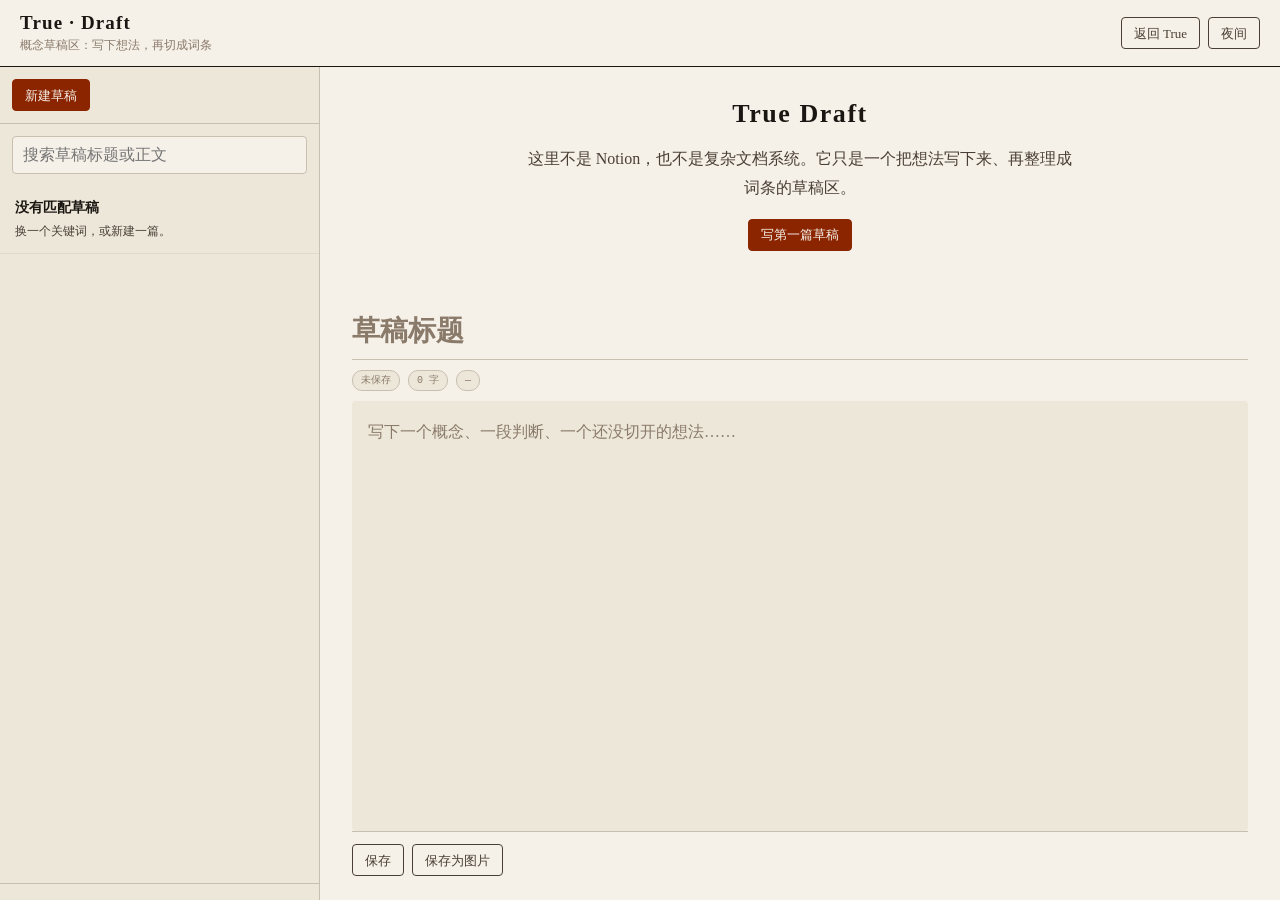
<file: editor.html>
<!DOCTYPE html>
<html lang="zh-CN">
<head>
  <meta charset="UTF-8" />
  <meta name="viewport" content="width=device-width, initial-scale=1, viewport-fit=cover" />
  <meta name="theme-color" content="#f5f0e8" />
  <title>True Draft - True（原词刀）</title>
  <link rel="stylesheet" href="./css/cidao-editor.css" />
</head>
<body data-t="light">
  <div class="editor-shell">
    <header class="topbar">
      <div>
        <div class="brand">True · Draft</div>
        <div class="sub">概念草稿区：写下想法，再切成词条</div>
      </div>
      <nav class="top-actions">
        <a class="btn" href="./app.html">返回 True</a>
        <button class="btn" id="themeBtn" type="button">夜间</button>
      </nav>
    </header>

    <div class="mobile-tabs" id="mobileTabs">
      <button class="tab-btn active" data-tab="list" type="button">草稿列表</button>
      <button class="tab-btn" data-tab="editor" type="button">编辑</button>
    </div>
    <main class="layout">
      <aside class="sidebar" id="sidebarPanel">
        <div class="side-head">
          <button class="btn primary" id="newDraftBtn" type="button">新建草稿</button>
        </div>
        <input class="search" id="draftSearch" type="search" placeholder="搜索草稿标题或正文" />
        <div class="draft-list" id="draftList" aria-label="草稿列表"></div>
        <div class="draft-count" id="draftCount"></div>
      </aside>

      <section class="editor">
        <div class="empty-state" id="emptyState">
          <h1>True Draft</h1>
          <p>这里不是 Notion，也不是复杂文档系统。它只是一个把想法写下来、再整理成词条的草稿区。</p>
          <button class="btn primary" id="emptyNewBtn" type="button">写第一篇草稿</button>
        </div>

        <article class="editor-panel" id="editorPanel" hidden>
          <input class="title-input" id="draftTitle" placeholder="草稿标题" />

          <div class="meta-row">
            <span id="saveState">未保存</span>
            <span id="draftStats">0 字</span>
            <span id="draftTime">—</span>
          </div>

          <textarea class="content-input" id="draftContent" placeholder="写下一个概念、一段判断、一个还没切开的想法……"></textarea>

          <div class="editor-actions">
            <button class="btn" id="saveBtn" type="button">保存</button>
            <button class="btn" id="exportImageBtn" type="button">保存为图片</button>
          </div>
        </article>
      </section>
    </main>
  </div>

  <div class="toast" id="toast" hidden></div>

  <script src="./js/true-image-exporter.js"></script>
  <script src="./js/cidao-editor.js"></script>
</body>
</html>
</file>
<file: css/main.css>
/* 词刀 Cidao - 主样式 */
/* 保持书卷气：衬线字体、暖纸色背景、克制红色点缀 */

*,*::before,*::after{box-sizing:border-box;margin:0;padding:0}
html,body{height:100%;font-family:ui-serif,"Noto Serif CJK SC","Noto Serif SC","Songti SC",serif}

/* 进场动画 */
body{animation:pageEnter .6s cubic-bezier(0.16,1,0.3,1) both}
@keyframes pageEnter{
  from{opacity:0;transform:translateY(8px)}
  to{opacity:1;transform:translateY(0)}
}
button,input,textarea,select{font:inherit}
::-webkit-scrollbar{width:4px}
::-webkit-scrollbar-thumb{background:var(--rule);border-radius:2px}

/* 主题变量 */
[data-t="light"]{
  --radius: 4px;--shadow: 0 2px 8px rgba(26,22,18,.08);--transition: .2s ease;
  --ink:#1a1612;--ink-l:#4a3f35;--ink-f:#8a7a6a;
  --paper:#f5f0e8;--paper-w:#ede7d9;--paper-d:#e0d8c8;
  --rule:#c8bfb0;--red:#8b2500;--red-bg:rgba(139,37,0,.07);
  background:var(--paper);color:var(--ink);color-scheme:light
}
[data-t="dark"]{
  --radius: 4px;--shadow: 0 2px 8px rgba(0,0,0,.24);--transition: .2s ease;
  --ink:#e0d8c8;--ink-l:#b0a898;--ink-f:#7a7060;
  --paper:#1c1a16;--paper-w:#242218;--paper-d:#2e2a24;
  --rule:#3a3428;--red:#d05030;--red-bg:rgba(208,80,48,.12);
  background:var(--paper);color:var(--ink);color-scheme:dark
}

/* 布局 */
.app{
  display:flex;flex-direction:column;height:100vh;
  background:var(--paper);color:var(--ink);overflow:hidden
}
.hd{
  display:flex;align-items:center;justify-content:space-between;
  padding:12px 20px;border-bottom:1px solid var(--rule);
  background:var(--paper-w);flex-shrink:0
}
.hd-title{
  font-size:18px;font-weight:600;letter-spacing:.04em;
  color:var(--ink);text-decoration:none;
  transition:color var(--transition)
}
.hd-title:hover{color:var(--red)}
.hd-acts{display:flex;gap:8px}
.app-body{flex:1;overflow-y:auto;padding:0}
.content-area{padding:20px;animation:fadeIn .3s ease}

@keyframes fadeIn{from{opacity:0;transform:translateY(6px)}to{opacity:1;transform:translateY(0)}}

/* 按钮 */
.bn{
  border:1px solid var(--rule);background:var(--paper-w);color:var(--ink);
  padding:6px 14px;cursor:pointer;font-size:13px;
  transition:all var(--transition);border-radius:var(--radius)
}
.bn:hover{background:var(--paper-d);transition:all var(--transition)}
.bn:active{transform:scale(.97)}
.bn.p{background:var(--red);color:#f5f0e8;border-color:var(--red)}
.bn.p:hover{opacity:.9}

/* 搜索栏 */
.search-bar{
  display:flex;gap:8px;margin-bottom:16px;
  padding:12px 20px;background:var(--paper-w);
  border-bottom:1px solid var(--rule)
}
.search-bar input{
  flex:1;padding:8px 12px;border:1px solid var(--rule);
  background:var(--paper);color:var(--ink);font-size:14px;
  outline:none;
  border-radius:var(--radius)
}
.search-bar input:focus{border-color:var(--red)}
.search-hint{
  font-size:11px;color:var(--ink-f);padding:0 20px;margin-top:-8px;margin-bottom:12px
}

/* 卡片 */
.card{
  padding:14px 20px;border-bottom:1px solid var(--rule);
  cursor:pointer;transition:background .2s, border-left .2s, padding-left .2s;border-radius:var(--radius);
}
.card:hover{background:var(--paper-w);border-left:3px solid var(--red);padding-left:17px}
.card-title{font-size:15px;font-weight:500;margin-bottom:4px}
.card-meta{font-size:12px;color:var(--ink-f);line-height:1.5}

/* 词条详情 */
.word-detail{padding:20px}
.word-detail h2{font-size:22px;margin-bottom:20px;color:var(--ink);padding-bottom:12px;border-bottom:1px solid var(--rule)}
.word-field{margin-bottom:16px}
.word-field-label{
  font-size:11px;letter-spacing:.06em;
  text-transform:uppercase;margin-bottom:4px;font-weight:600
}
.word-field-content{
  font-size:14px;line-height:1.8;color:var(--ink-l);
  padding:10px 14px;border-radius:var(--radius)
}
/* 四维度色调区分 */
.word-field.f-wrong .word-field-label{color:#8a6d3b}
.word-field.f-wrong .word-field-content{background:rgba(138,109,59,.07);border-left:3px solid #8a6d3b}
.word-field.f-right .word-field-label{color:var(--red)}
.word-field.f-right .word-field-content{background:var(--red-bg);border-left:3px solid var(--red)}
.word-field.f-fail .word-field-label{color:#7a6040}
.word-field.f-fail .word-field-content{background:rgba(122,96,64,.07);border-left:3px solid #7a6040}
.word-field.f-border .word-field-label{color:#5a7a5a}
.word-field.f-border .word-field-content{background:rgba(90,122,90,.07);border-left:3px solid #5a7a5a}

/* 首页 */
.home-hero{
  text-align:center;padding:56px 20px 32px
}
.home-hero h1{font-size:32px;letter-spacing:.08em;margin-bottom:8px;font-weight:700}
.home-hero .subtitle{font-size:14px;color:var(--ink-f);margin-bottom:28px}
.home-actions{
  display:flex;gap:12px;justify-content:center;flex-wrap:wrap;
  margin-bottom:32px
}
.home-actions .bn{padding:10px 20px;font-size:14px}

/* 今日一词 / 随机一词 展示 */
.featured-word{
  max-width:480px;margin:0 auto;padding:20px;
  border:1px solid var(--rule);background:var(--paper-w);border-radius:8px;box-shadow:var(--shadow);
}
.featured-word h3{
  font-size:18px;text-align:center;margin-bottom:12px
}
.featured-word .tag{
  display:inline-block;font-size:11px;color:var(--red);
  border:1px solid var(--red);padding:2px 8px;margin-bottom:12px
}

/* 模态框 */
.modal-overlay{
  position:fixed;inset:0;background:rgba(0,0,0,.4);
  display:flex;opacity:0;pointer-events:none;visibility:hidden;align-items:center;justify-content:center;z-index:1000;transition:opacity .25s ease, visibility .25s ease
}
.modal-overlay.show{opacity:1;pointer-events:auto;visibility:visible}
.modal-overlay .modal{transform:translateY(12px);transition:transform .25s ease}
.modal-overlay.show .modal{transform:translateY(0)}
.modal{
  background:var(--paper);border:1px solid var(--rule);
  padding:24px;max-width:500px;width:90%;max-height:80vh;border-radius:8px;box-shadow:var(--shadow);
}
.modal h3{margin-bottom:16px;font-size:16px}
.modal-f{margin-bottom:12px}
.modal-f label{display:block;font-size:12px;color:var(--ink-f);margin-bottom:4px}
.modal-f input,.modal-f textarea{
  width:100%;padding:8px 10px;border:1px solid var(--rule);
  background:var(--paper-w);color:var(--ink);outline:none
}
.modal-f textarea{min-height:80px;resize:vertical}
.modal-acts{display:flex;gap:8px;justify-content:flex-end;margin-top:16px}

/* 密码锁 */
.lock-screen{
  position:fixed;inset:0;z-index:9999;
  display:flex;align-items:center;justify-content:center;
  background:var(--paper)
}
.lock-box{text-align:center;max-width:340px;padding:40px 28px}
.lock-box h1{font-size:28px;letter-spacing:.08em;margin-bottom:10px;font-weight:700}
.lock-box .slogan{font-size:12px;color:var(--ink-f);margin-bottom:20px;letter-spacing:.04em}
.lock-box .divider{width:32px;height:2px;background:var(--red);margin:0 auto 28px}
.lock-box input{
  width:100%;font-size:15px;padding:10px 14px;
  background:var(--paper-w);border:1px solid var(--rule);
  border-bottom:2px solid var(--rule);color:var(--ink);
  outline:none;text-align:center;letter-spacing:.1em;
  border-radius:var(--radius)
}
.lock-box .err{font-size:12px;color:var(--red);margin-top:8px;min-height:18px}
.lock-box button{
  margin-top:12px;font-size:13px;padding:8px 28px;
  background:var(--red);color:#f5f0e8;border:1px solid var(--red);
  cursor:pointer;letter-spacing:.06em;
  border-radius:var(--radius);
  transition:opacity var(--transition);
}
.lock-box button:hover{opacity:.9;}

/* Loading */
.loading{
  text-align:center;padding:48px 20px;
  color:var(--ink-f);font-size:14px;
  animation:pulse 1.5s ease-in-out infinite
}
@keyframes pulse{0%,100%{opacity:1}50%{opacity:.5}}

/* 搜索空状态 */
.empty-result{
  text-align:center;padding:48px 20px;color:var(--ink-f)
}
.empty-result-icon{
  font-size:36px;margin-bottom:12px;opacity:.5
}
.empty-result-text{
  font-size:15px;margin-bottom:8px;color:var(--ink-l)
}
.empty-result-hint{
  font-size:12px;line-height:1.6
}

/* 底部 Tab 导航 */
.tab-bar{
  display:flex;flex-shrink:0;
  border-top:1px solid var(--rule);
  background:var(--paper-w);
  height:56px;
}
.tab-item{
  flex:1;display:flex;flex-direction:column;
  align-items:center;justify-content:center;gap:2px;
  border:none;background:transparent;
  color:var(--ink-f);cursor:pointer;
  transition:color var(--transition);
  font-size:10px;
}
.tab-item .tab-icon{font-size:20px;line-height:1}
.tab-item .tab-label{font-size:10px;letter-spacing:.02em}
.tab-item.active{color:var(--red)}
.tab-item:hover{color:var(--ink-l)}
.tab-item.active:hover{color:var(--red)}

/* Toast */
.toast{
  position:fixed;bottom:76px;left:50%;transform:translateX(-50%) translateY(20px);
  background:var(--ink);color:var(--paper);padding:8px 20px;
  font-size:13px;display:none;z-index:2000;
  border-radius:var(--radius);
  opacity:0;transition:opacity .2s ease, transform .2s ease
}
.toast.show{
  opacity:1;transform:translateX(-50%) translateY(0)
}

/* 日记列表 */
.diary-view{padding:0}
.diary-header{
  display:flex;align-items:center;justify-content:center;gap:16px;
  padding:20px 20px 12px;
}
.diary-month-label{
  font-size:16px;font-weight:600;letter-spacing:.04em;min-width:100px;text-align:center
}
.diary-today-action{
  text-align:center;padding:0 20px 16px;
}
.diary-today-action .bn{padding:10px 24px;font-size:14px}
.diary-list{padding:0 20px 20px}
.diary-card{
  padding:16px;margin-bottom:12px;
  background:var(--paper-w);border:1px solid var(--rule);
  border-radius:8px;cursor:pointer;
  transition:box-shadow var(--transition), border-color var(--transition);
  animation:fadeIn .3s ease both
}
.diary-card:nth-child(2){animation-delay:.05s}
.diary-card:nth-child(3){animation-delay:.1s}
.diary-card:nth-child(4){animation-delay:.15s}
.diary-card:nth-child(5){animation-delay:.2s}
.diary-card:hover{box-shadow:var(--shadow);border-color:var(--red)}
.diary-card:active{transform:scale(.99)}
.diary-card-head{
  display:flex;align-items:center;justify-content:space-between;margin-bottom:8px
}
.diary-card-date{font-size:13px;font-weight:600;color:var(--ink)}
.diary-card-mood{font-size:12px;color:var(--ink-f)}
.diary-card-content{
  font-size:14px;line-height:1.7;color:var(--ink-l);
  display:-webkit-box;-webkit-line-clamp:3;-webkit-box-orient:vertical;overflow:hidden
}

/* 日记编辑 */
.diary-edit{padding:20px}
.diary-edit-header{
  display:flex;align-items:center;gap:12px;margin-bottom:16px
}
.diary-edit-date{font-size:15px;font-weight:600}
.diary-mood-picker{
  display:flex;gap:8px;flex-wrap:wrap;margin-bottom:16px
}
.mood-btn{
  display:flex;flex-direction:column;align-items:center;gap:2px;
  padding:8px 12px;border:1px solid var(--rule);background:var(--paper-w);
  border-radius:8px;cursor:pointer;
  transition:all var(--transition)
}
.mood-btn:hover{border-color:var(--ink-f)}
.mood-btn.active{border-color:var(--red);background:var(--red-bg)}
.mood-emoji{font-size:20px;line-height:1}
.mood-label{font-size:10px;color:var(--ink-f)}
.mood-btn.active .mood-label{color:var(--red)}
.diary-textarea{
  width:100%;min-height:240px;resize:vertical;
  padding:16px;border:1px solid var(--rule);border-radius:var(--radius);
  background:var(--paper-w);color:var(--ink);
  font-size:15px;line-height:1.9;outline:none;
  font-family:inherit
}
.diary-textarea:focus{border-color:var(--red)}
.diary-edit-meta{
  display:flex;gap:16px;padding:8px 0;
  font-size:12px;color:var(--ink-f)
}
.diary-edit-actions{
  display:flex;gap:8px;flex-wrap:wrap;padding-top:12px;
  border-top:1px solid var(--rule)
}

/* 统计 */
.stats{
  display:flex;gap:16px;justify-content:center;
  padding:16px 20px;font-size:13px;color:var(--ink-f);letter-spacing:.02em
}

/* 响应式 */
@media(max-width:480px){
  .home-hero{padding:32px 16px 20px}
  .home-hero h1{font-size:24px}
  .home-actions{flex-direction:column;align-items:center;gap:10px}
  .home-actions .bn{width:100%;max-width:240px}
  .content-area{padding:16px}
  .search-bar{padding:10px 16px}
  .search-bar input{font-size:13px}
  /* 模态框底部滑入 */
  .modal-overlay{align-items:flex-end}
  .modal{
    width:100%;max-width:100%;max-height:85vh;
    border-radius:12px 12px 0 0;
    border:none;border-top:1px solid var(--rule);
  }
  .modal-overlay .modal{transform:translateY(100%)}
  .modal-overlay.show .modal{transform:translateY(0)}
  /* 日记移动端 */
  .diary-edit{padding:16px}
  .diary-mood-picker{gap:6px}
  .mood-btn{padding:6px 10px}
  .mood-emoji{font-size:18px}
  .diary-textarea{min-height:200px;font-size:14px}
  .diary-edit-actions{flex-wrap:wrap}
  .diary-edit-actions .bn{flex:1;min-width:0;text-align:center}
  .diary-card{padding:14px}
  .diary-header{padding:16px 16px 10px}
  .diary-list{padding:0 16px 16px}
  .diary-today-action{padding:0 16px 12px}
}
</file>
<file: css/cidao-editor.css>
*,*::before,*::after{box-sizing:border-box}
:root{
  --radius: 4px;
  --transition: .2s ease;
  --ink:#1a1612;
  --ink-l:#4a3f35;
  --ink-f:#8a7a6a;
  --paper:#f5f0e8;
  --paper-w:#ede7d9;
  --paper-d:#e0d8c8;
  --rule:#c8bfb0;
  --red:#8b2500;
  --red-bg:rgba(139,37,0,.08);
  --shadow:0 2px 8px rgba(26,22,18,.08);
}
[data-t="dark"]{
  --radius: 4px;
  --transition: .2s ease;
  --ink:#e0d8c8;
  --ink-l:#b0a898;
  --ink-f:#7a7060;
  --paper:#1c1a16;
  --paper-w:#242218;
  --paper-d:#2e2a24;
  --rule:#3a3428;
  --red:#d05030;
  --red-bg:rgba(208,80,48,.14);
  --shadow:0 2px 8px rgba(0,0,0,.24);
}
html,body{height:100%;margin:0}
body{
  font-family:ui-serif,"Noto Serif CJK SC","Noto Serif SC","Songti SC",serif;
  background:var(--paper);
  color:var(--ink);
}
button,input,textarea{font:inherit}
button{cursor:pointer}
a{color:inherit;text-decoration:none}
.editor-shell{height:100vh;display:flex;flex-direction:column;overflow:hidden}
.topbar{
  min-height:62px;
  display:flex;
  justify-content:space-between;
  align-items:center;
  gap:16px;
  padding:12px 20px;
  border-bottom:1.5px solid var(--ink);
  background:var(--paper);
}
.brand{
  font-family:Georgia,serif;
  font-size:19px;
  font-weight:600;
  letter-spacing:.06em;
}
.sub{
  margin-top:3px;
  color:var(--ink-f);
  font-size:12px;
}
.top-actions{display:flex;gap:8px;align-items:center}
.btn{
  display:inline-flex;
  align-items:center;
  justify-content:center;
  min-height:32px;
  padding:6px 12px;
  border:1px solid var(--ink-l);
  background:transparent;
  color:var(--ink-l);
  font-size:13px;
  line-height:1;
  transition:background var(--transition),color var(--transition),border-color var(--transition),transform var(--transition);
  border-radius:var(--radius);
}
.btn:hover{background:var(--ink);color:var(--paper);border-color:var(--ink)}
.btn:active{transform:translateY(1px)}
.btn.primary{background:var(--red);border-color:var(--red);color:#f5f0e8}
.btn.primary:hover{opacity:.92}
.btn.danger{border-color:var(--red);color:var(--red)}
.btn.danger:hover{background:var(--red);color:#f5f0e8}
.layout{min-height:0;flex:1;display:grid;grid-template-columns:320px minmax(0,1fr)}
.sidebar{
  min-height:0;
  border-right:1px solid var(--rule);
  background:var(--paper-w);
  display:flex;
  flex-direction:column;
}
.side-head{display:flex;gap:8px;padding:12px;border-bottom:1px solid var(--rule)}
.search{
  margin:12px;
  width:calc(100% - 24px);
  padding:9px 10px;
  border:1px solid var(--rule);
  background:var(--paper);
  color:var(--ink);
  outline:none;
  border-radius:var(--radius);
}
.search:focus{border-color:var(--ink-l)}
.draft-list{min-height:0;overflow:auto;padding-bottom:12px;flex:1}
.draft-count{
  padding:8px 15px;
  font-size:11px;
  color:var(--ink-f);
  border-top:1px solid var(--rule);
  text-align:center;
}
.draft-item{
  padding:13px 15px;
  border-bottom:1px solid var(--paper-d);
  cursor:pointer;transition: background .2s ease, border-left .2s ease, padding-left .2s ease;
}
.draft-item:hover{background:var(--paper)}
.draft-item.active{background:var(--red-bg);border-left:3px solid var(--red);padding-left:12px}
.draft-title{font-size:14px;font-weight:600;line-height:1.35}
.draft-preview{
  margin-top:4px;
  color:var(--ink-l);
  font-size:12px;
  line-height:1.5;
  display:-webkit-box;
  -webkit-line-clamp:2;
  -webkit-box-orient:vertical;
  overflow:hidden;
}
.draft-date{
  margin-top:5px;
  color:var(--ink-f);
  font-family:"Courier New",monospace;
  font-size:10px;
}
.editor{
  min-width:0;
  min-height:0;
  overflow:hidden;
  display:flex;
  flex-direction:column;
  background:var(--paper);
}
.empty-state{
  max-width:620px;
  margin:auto;
  padding:32px;
  text-align:center;
  color:var(--ink-l);
}
.empty-state h1{
  margin:0 0 10px;
  color:var(--ink);
  font-family:Georgia,serif;
  letter-spacing:.06em;
  font-size:26px;
}
.empty-state p{line-height:1.8}
.editor-panel{
  min-height:0;
  height:100%;
  display:flex;
  flex-direction:column;
  padding:24px 32px;
}
.title-input{
  width:100%;
  border:0;
  border-bottom:1px solid var(--rule);
  background:transparent;
  color:var(--ink);
  outline:none;
  padding:8px 0 12px;
  font-size:28px;
  font-weight:600;
}
.title-input::placeholder,.content-input::placeholder{color:var(--ink-f)}
.meta-row{
  display:flex;
  flex-wrap:wrap;
  gap:8px;
  padding:10px 0;
  color:var(--ink-f);
  font-size:11px;
}
.meta-row span{
  display:inline-block;
  padding:2px 8px;
  background:var(--paper-w);
  border:1px solid var(--rule);
  border-radius:10px;
  font-family:"Courier New",monospace;
  font-size:10px;
  line-height:1.5;
}
.content-input{
  min-height:0;
  flex:1;
  width:100%;
  resize:none;
  border:0;
  outline:none;
  background:var(--paper-w);
  color:var(--ink);
  padding:16px;
  font-size:16px;
  line-height:1.9;
  border-radius:var(--radius);
}
.editor-actions{
  display:flex;
  flex-wrap:wrap;
  gap:8px;
  padding-top:12px;
  border-top:1px solid var(--rule);
}
.modal-mask{
  position:fixed;
  inset:0;
  z-index:1000;
  background:rgba(26,22,18,.62);
  display:flex;
  align-items:center;
  justify-content:center;
  padding:20px;
}
.modal{
  width:min(560px,100%);
  max-height:92vh;
  overflow:auto;
  background:var(--paper);
  color:var(--ink);
  border:1px solid var(--ink);
  box-shadow:0 12px 40px var(--shadow);
  padding:22px;
}
.modal h2{font-size:18px;margin:0 0 8px}
.modal-note{
  margin:0 0 16px;
  color:var(--ink-f);
  font-size:12px;
  line-height:1.6;
}
.modal label{display:block;margin:12px 0}
.modal label span{
  display:block;
  margin-bottom:5px;
  color:var(--ink-f);
  font-family:"Courier New",monospace;
  font-size:11px;
}
.modal input,.modal textarea{
  width:100%;
  border:1px solid var(--rule);
  border-bottom:2px solid var(--rule);
  background:var(--paper-w);
  color:var(--ink);
  outline:none;
  padding:8px 10px;
  line-height:1.7;
}
.modal textarea{min-height:66px;resize:vertical}
.modal-actions{display:flex;justify-content:flex-end;gap:8px;margin-top:16px}
.toast{
  position:fixed;
  left:50%;
  bottom:28px;
  transform:translateX(-50%);
  background:var(--ink);
  color:var(--paper);
  padding:9px 13px;
  border-radius:var(--radius);
  font-size:12px;
  z-index:1200;
}
/* 移动端 Tab 切换 */
.mobile-tabs{
  display:none;
  border-bottom:1px solid var(--rule);
  background:var(--paper-w);
  padding:0 12px;
}
.tab-btn{
  padding:10px 16px;
  font-size:13px;
  border:none;
  background:transparent;
  color:var(--ink-f);
  border-bottom:2px solid transparent;
  transition:color var(--transition), border-color var(--transition);
}
.tab-btn.active{
  color:var(--ink);
  font-weight:600;
  border-bottom-color:var(--red);
}
@media(max-width:760px){
  .mobile-tabs{display:flex}
  .topbar{align-items:flex-start;flex-direction:column}
  .layout{grid-template-columns:1fr;grid-template-rows:1fr}
  .sidebar{border-right:0;border-bottom:none;min-height:0}
  .sidebar.hidden{display:none}
  .editor.hidden{display:none}
  .editor-panel{padding:18px}
  .title-input{font-size:23px}
  .content-input{font-size:15px}
}
</file>
